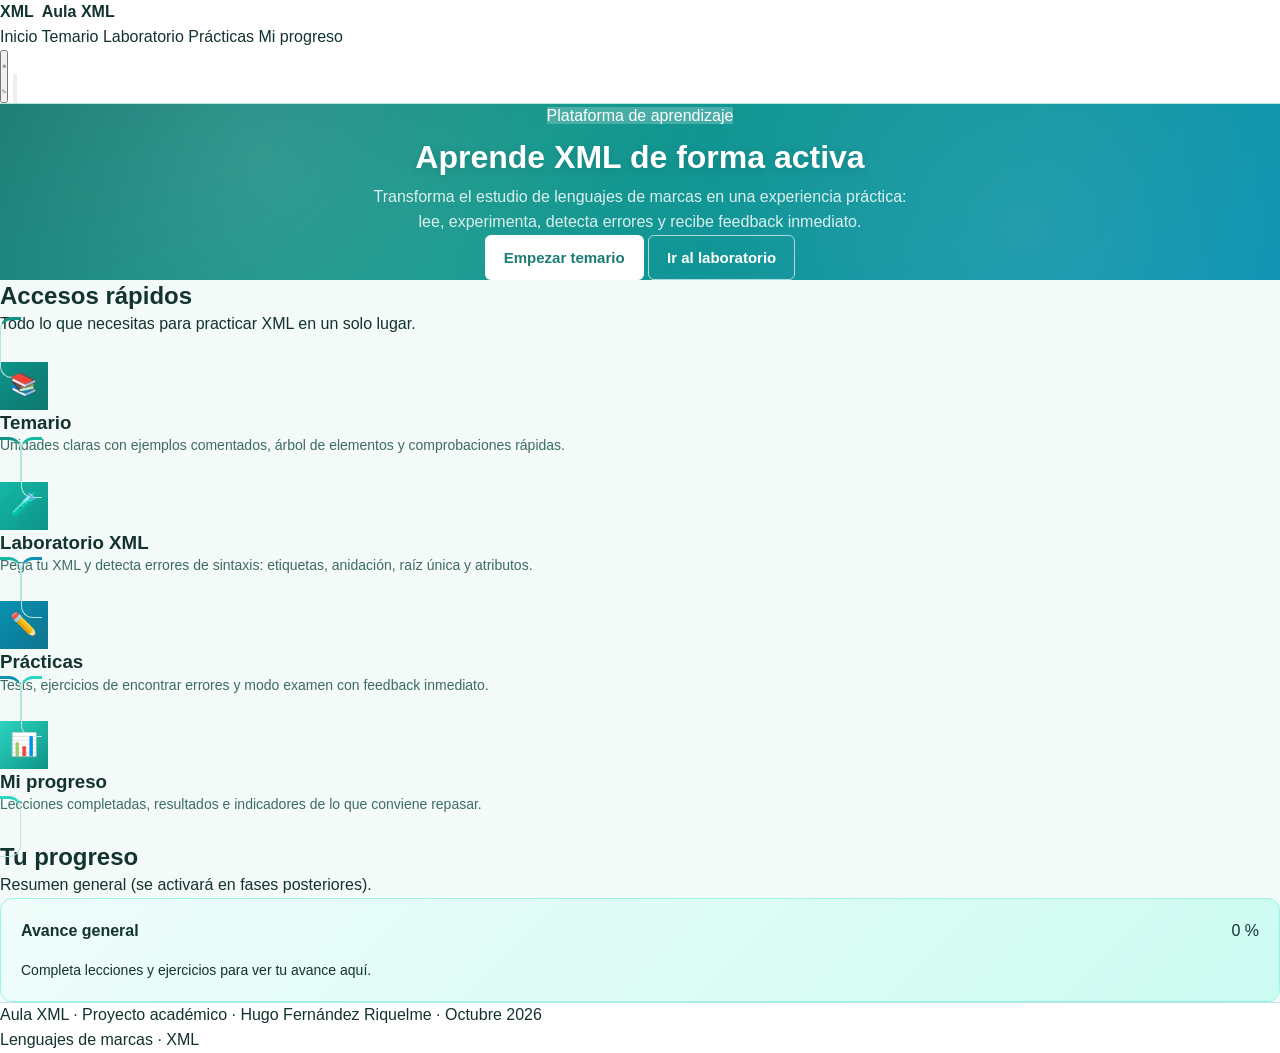
<file: index.html>
<!DOCTYPE html>
<html lang="es">
<head>
  <meta charset="UTF-8">
  <meta name="viewport" content="width=device-width, initial-scale=1.0">
  <meta name="description" content="Aula XML - Plataforma web interactiva de aprendizaje de lenguajes de marcas y XML">
  <title>Aula XML · Inicio</title>
  <link rel="stylesheet" href="css/styles.css">
  <style>
    /* ===== Estilos del inicio - todo en azul verdecito ===== */
    .hero-colored {
      position: relative;
      background: linear-gradient(135deg, #0f766e 0%, #0d9488 40%, #0891b2 100%);
      color: white;
      border-radius: var(--radius-xl);
      padding: var(--space-12) var(--space-6);
      margin-bottom: var(--space-10);
      overflow: hidden;
    }

    .hero-colored::before {
      content: "";
      position: absolute;
      inset: 0;
      background:
        radial-gradient(circle at 20% 30%, rgba(255,255,255,0.15) 0%, transparent 45%),
        radial-gradient(circle at 80% 70%, rgba(255,255,255,0.1) 0%, transparent 40%);
      pointer-events: none;
    }

    .hero-colored .badge {
      background: rgba(255,255,255,0.22);
      color: white;
      backdrop-filter: blur(4px);
    }

    .hero-colored .hero-title {
      color: white;
      text-shadow: 0 2px 8px rgba(0,0,0,0.15);
    }

    .hero-colored .hero-subtitle {
      color: rgba(255,255,255,0.92);
    }

    .hero-colored .btn-primary {
      background: white;
      color: #0f766e;
    }

    .hero-colored .btn-primary:hover {
      background: #f0fdfa;
      color: #134e4a;
    }

    .hero-colored .btn-outline {
      border-color: rgba(255,255,255,0.65);
      color: white;
    }

    .hero-colored .btn-outline:hover {
      background: rgba(255,255,255,0.18);
      border-color: white;
    }

    /* Cards con tonos teal */
    .card-feature {
      position: relative;
      overflow: hidden;
      transition: transform 0.2s ease, box-shadow 0.2s ease;
      background: var(--color-surface);
    }

    .card-feature:hover {
      transform: translateY(-4px);
      box-shadow: var(--shadow-lg);
    }

    .card-feature .card-icon {
      width: 48px;
      height: 48px;
      border-radius: var(--radius-lg);
      display: grid;
      place-items: center;
      font-size: 1.4rem;
      margin-bottom: var(--space-4);
      color: white;
    }

    .card-feature.temario .card-icon { background: linear-gradient(135deg, #0d9488, #0f766e); }
    .card-feature.laboratorio .card-icon { background: linear-gradient(135deg, #14b8a6, #0d9488); }
    .card-feature.practicas .card-icon { background: linear-gradient(135deg, #0891b2, #0e7490); }
    .card-feature.progreso .card-icon { background: linear-gradient(135deg, #2dd4bf, #0d9488); }

    .card-feature.temario { border-top: 3px solid #0d9488; }
    .card-feature.laboratorio { border-top: 3px solid #14b8a6; }
    .card-feature.practicas { border-top: 3px solid #0891b2; }
    .card-feature.progreso { border-top: 3px solid #2dd4bf; }

    /* Progress card también teal */
    .progress-card {
      background: linear-gradient(135deg, #f0fdfa 0%, #ccfbf1 100%);
      border: 1px solid #99f6e4;
    }

    [data-theme="dark"] .progress-card {
      background: linear-gradient(135deg, #134e4a 0%, #115e59 100%);
      border-color: #0f766e;
    }
  </style>
</head>
<body>
  <!-- ========== HEADER ========== -->
  <header class="site-header">
    <div class="header-inner">
      <a href="index.html" class="logo">
        <span class="logo-icon">XML</span>
        <span>Aula XML</span>
      </a>

      <nav class="nav-main" id="nav-main" aria-label="Navegación principal">
        <a href="index.html" class="nav-link">Inicio</a>
        <a href="temario.html" class="nav-link">Temario</a>
        <a href="laboratorio.html" class="nav-link">Laboratorio</a>
        <a href="practicas.html" class="nav-link">Prácticas</a>
        <a href="progreso.html" class="nav-link">Mi progreso</a>
      </nav>

      <div class="header-actions">
        <button type="button" class="theme-toggle" id="theme-toggle" aria-label="Cambiar tema">
          <svg class="icon-sun hidden" xmlns="http://www.w3.org/2000/svg" fill="none" viewBox="0 0 24 24" stroke-width="1.5" stroke="currentColor">
            <path stroke-linecap="round" stroke-linejoin="round" d="M12 3v2.25m6.364.386-1.591 1.591M21 12h-2.25m-.386 6.364-1.591-1.591M12 18.75V21m-4.773-4.227-1.591 1.591M5.25 12H3m4.227-4.773L5.636 5.636M15.75 12a3.75 3.75 0 1 1-7.5 0 3.75 3.75 0 0 1 7.5 0Z" />
          </svg>
          <svg class="icon-moon" xmlns="http://www.w3.org/2000/svg" fill="none" viewBox="0 0 24 24" stroke-width="1.5" stroke="currentColor">
            <path stroke-linecap="round" stroke-linejoin="round" d="M21.752 15.002A9.72 9.72 0 0 1 18 15.75c-5.385 0-9.75-4.365-9.75-9.75 0-1.33.266-2.597.748-3.752A9.753 9.753 0 0 0 3 11.25C3 16.635 7.365 21 12.75 21a9.753 9.753 0 0 0 9.002-5.998Z" />
          </svg>
        </button>

        <button type="button" class="menu-toggle" id="menu-toggle" aria-label="Abrir menú" aria-expanded="false">
          <svg xmlns="http://www.w3.org/2000/svg" fill="none" viewBox="0 0 24 24" stroke-width="1.5" stroke="currentColor">
            <path stroke-linecap="round" stroke-linejoin="round" d="M3.75 6.75h16.5M3.75 12h16.5m-16.5 5.25h16.5" />
          </svg>
        </button>
      </div>
    </div>
  </header>

  <!-- ========== MAIN ========== -->
  <main class="main-content">
    <div class="container">

      <!-- Hero -->
      <section class="hero hero-colored">
        <span class="badge" style="margin-bottom: 1rem;">Plataforma de aprendizaje</span>
        <h1 class="hero-title">Aprende XML de forma activa</h1>
        <p class="hero-subtitle">
          Transforma el estudio de lenguajes de marcas en una experiencia práctica:
          lee, experimenta, detecta errores y recibe feedback inmediato.
        </p>
        <div class="hero-actions">
          <a href="temario.html" class="btn btn-primary btn-lg">Empezar temario</a>
          <a href="laboratorio.html" class="btn btn-outline btn-lg">Ir al laboratorio</a>
        </div>
      </section>

      <!-- Accesos rápidos -->
      <section class="section">
        <div class="section-header">
          <h2 class="section-title">Accesos rápidos</h2>
          <p class="section-desc">Todo lo que necesitas para practicar XML en un solo lugar.</p>
        </div>

        <div class="cards-grid">
          <a href="temario.html" class="card card-feature temario" style="text-decoration: none; color: inherit;">
            <div class="card-icon">📚</div>
            <h3 class="card-title">Temario</h3>
            <p class="card-text">Unidades claras con ejemplos comentados, árbol de elementos y comprobaciones rápidas.</p>
          </a>

          <a href="laboratorio.html" class="card card-feature laboratorio" style="text-decoration: none; color: inherit;">
            <div class="card-icon">🧪</div>
            <h3 class="card-title">Laboratorio XML</h3>
            <p class="card-text">Pega tu XML y detecta errores de sintaxis: etiquetas, anidación, raíz única y atributos.</p>
          </a>

          <a href="practicas.html" class="card card-feature practicas" style="text-decoration: none; color: inherit;">
            <div class="card-icon">✏️</div>
            <h3 class="card-title">Prácticas</h3>
            <p class="card-text">Tests, ejercicios de encontrar errores y modo examen con feedback inmediato.</p>
          </a>

          <a href="progreso.html" class="card card-feature progreso" style="text-decoration: none; color: inherit;">
            <div class="card-icon">📊</div>
            <h3 class="card-title">Mi progreso</h3>
            <p class="card-text">Lecciones completadas, resultados e indicadores de lo que conviene repasar.</p>
          </a>
        </div>
      </section>

      <!-- Progreso -->
      <section class="section">
        <div class="section-header">
          <h2 class="section-title">Tu progreso</h2>
          <p class="section-desc">Resumen general (se activará en fases posteriores).</p>
        </div>

        <div class="card progress-card">
          <div style="display: flex; justify-content: space-between; align-items: center; margin-bottom: 0.75rem;">
            <span style="font-weight: 600;">Avance general</span>
            <span class="badge badge-primary">0 %</span>
          </div>
          <div class="progress-bar">
            <div class="progress-bar-fill" style="width: 0%;"></div>
          </div>
          <p style="margin-top: 1rem; font-size: 0.875rem; color: var(--color-text-muted);">
            Completa lecciones y ejercicios para ver tu avance aquí.
          </p>
        </div>
      </section>

    </div>
  </main>

  <!-- ========== FOOTER ========== -->
  <footer class="site-footer">
    <div class="footer-inner">
      <p>Aula XML · Proyecto académico · Hugo Fernández Riquelme · Octubre 2026</p>
      <p>Lenguajes de marcas · XML</p>
    </div>
  </footer>

  <script src="js/main.js"></script>
</body>
</html>
</file>
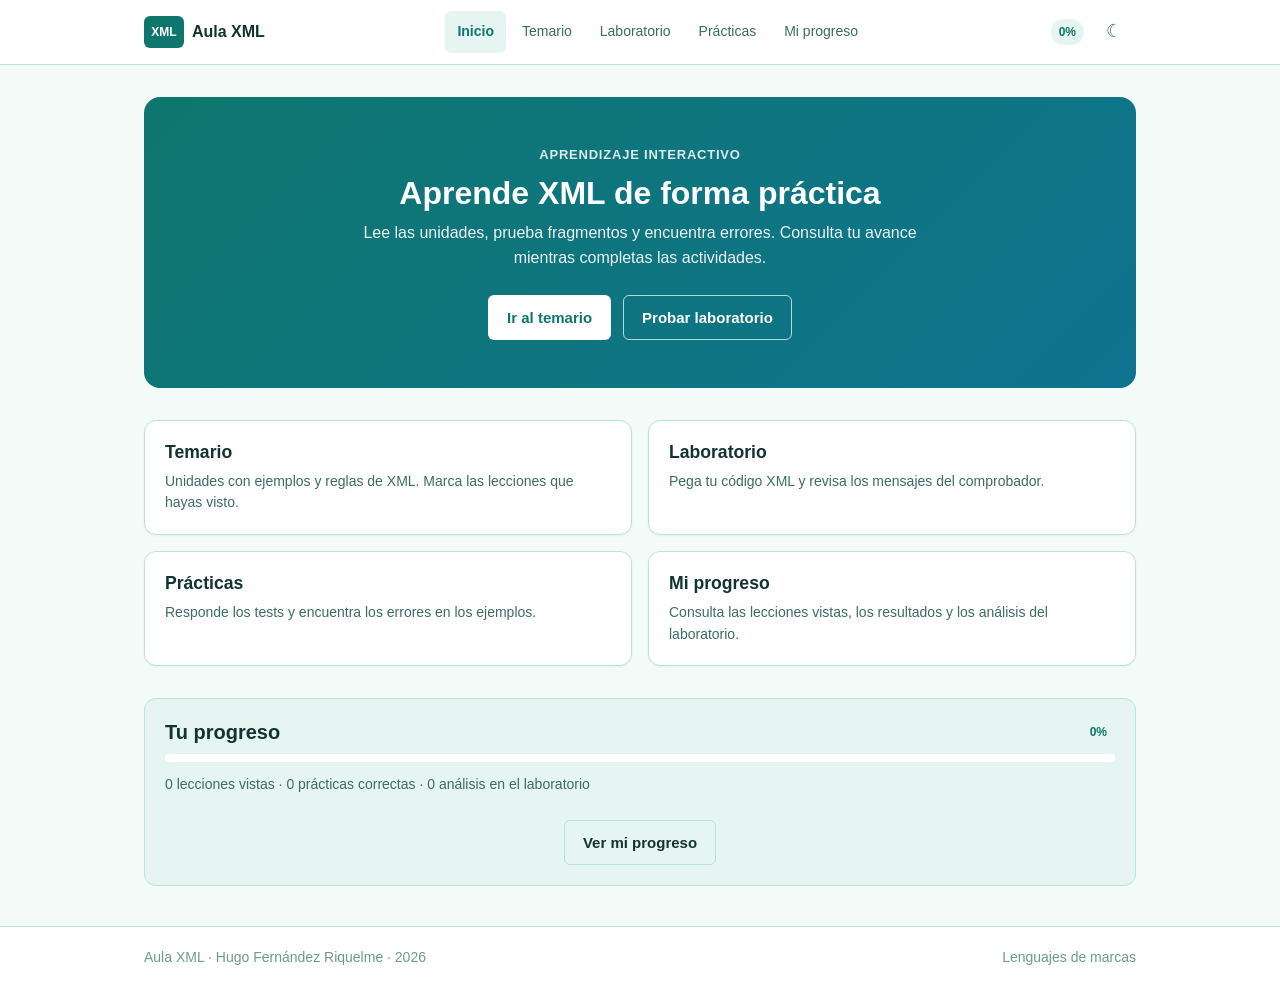
<file: aula-xml/index.html>
<!DOCTYPE html>
<html lang="es">
<head>
  <meta charset="UTF-8">
  <meta name="viewport" content="width=device-width, initial-scale=1.0">

  <title>Aula XML - Inicio</title>

  <link rel="stylesheet" href="../css/styles.css">
</head>

<body>

  <header>
    <div class="barra">

      <a href="index.html" class="logo">
        <b>XML</b>
        <span>Aula XML</span>
      </a>

      <nav class="menu" id="menu" aria-label="Navegación principal">
        <a
          href="index.html"
          class="activo"
          aria-current="page"
        >
          Inicio
        </a>

        <a href="temario.html">Temario</a>
        <a href="laboratorio.html">Laboratorio</a>
        <a href="practicas.html">Prácticas</a>
        <a href="progreso.html">Mi progreso</a>
      </nav>

      <div class="acciones-h">
        <span class="pct" id="pct">0%</span>

        <button
          type="button"
          class="icono"
          id="cambiarTema"
          aria-label="Cambiar tema claro u oscuro"
          title="Cambiar tema"
        >
          ☾
        </button>
      </div>

    </div>
  </header>

  <main class="contenido">

    <!-- Presentación -->
    <section class="hero" aria-labelledby="titulo-inicio">
      <p class="mini">Aprendizaje interactivo</p>

      <h1 id="titulo-inicio">
        Aprende XML de forma práctica
      </h1>

      <p>
        Lee las unidades, prueba fragmentos y encuentra errores.
        Consulta tu avance mientras completas las actividades.
      </p>

      <div class="botones">
        <a href="temario.html" class="btn btn-blanco">
          Ir al temario
        </a>

        <a href="laboratorio.html" class="btn btn-borde-b">
          Probar laboratorio
        </a>
      </div>
    </section>

    <!-- Accesos a las secciones -->
    <section
      class="grid inicio-secciones"
      aria-label="Secciones del aula"
    >

      <a href="temario.html" class="card">
        <h2>Temario</h2>

        <p>
          Unidades con ejemplos y reglas de XML.
          Marca las lecciones que hayas visto.
        </p>
      </a>

      <a href="laboratorio.html" class="card">
        <h2>Laboratorio</h2>

        <p>
          Pega tu código XML y revisa los mensajes
          del comprobador.
        </p>
      </a>

      <a href="practicas.html" class="card">
        <h2>Prácticas</h2>

        <p>
          Responde los tests y encuentra los errores
          en los ejemplos.
        </p>
      </a>

      <a href="progreso.html" class="card">
        <h2>Mi progreso</h2>

        <p>
          Consulta las lecciones vistas, los resultados
          y los análisis del laboratorio.
        </p>
      </a>

    </section>

    <!-- Resumen del progreso -->
    <section
      class="caja-suave"
      aria-labelledby="titulo-avance-inicio"
    >

      <div class="fila">
        <h2 id="titulo-avance-inicio">Tu progreso</h2>

        <span class="pill" id="pill">0%</span>
      </div>

      <div class="track">
        <div class="fill" id="barraFill"></div>
      </div>

      <p class="nota" id="notaHome">
        0 lecciones vistas · 0 prácticas correctas ·
        0 análisis en el laboratorio
      </p>

      <div class="botones">
        <a href="progreso.html" class="btn btn-linea">
          Ver mi progreso
        </a>
      </div>

    </section>

  </main>

  <footer>
    <div class="pie">
      <p>Aula XML · Hugo Fernández Riquelme · 2026</p>
      <p>Lenguajes de marcas</p>
    </div>
  </footer>

  <script src="../js/main.js"></script>

</body>
</html>
</file>
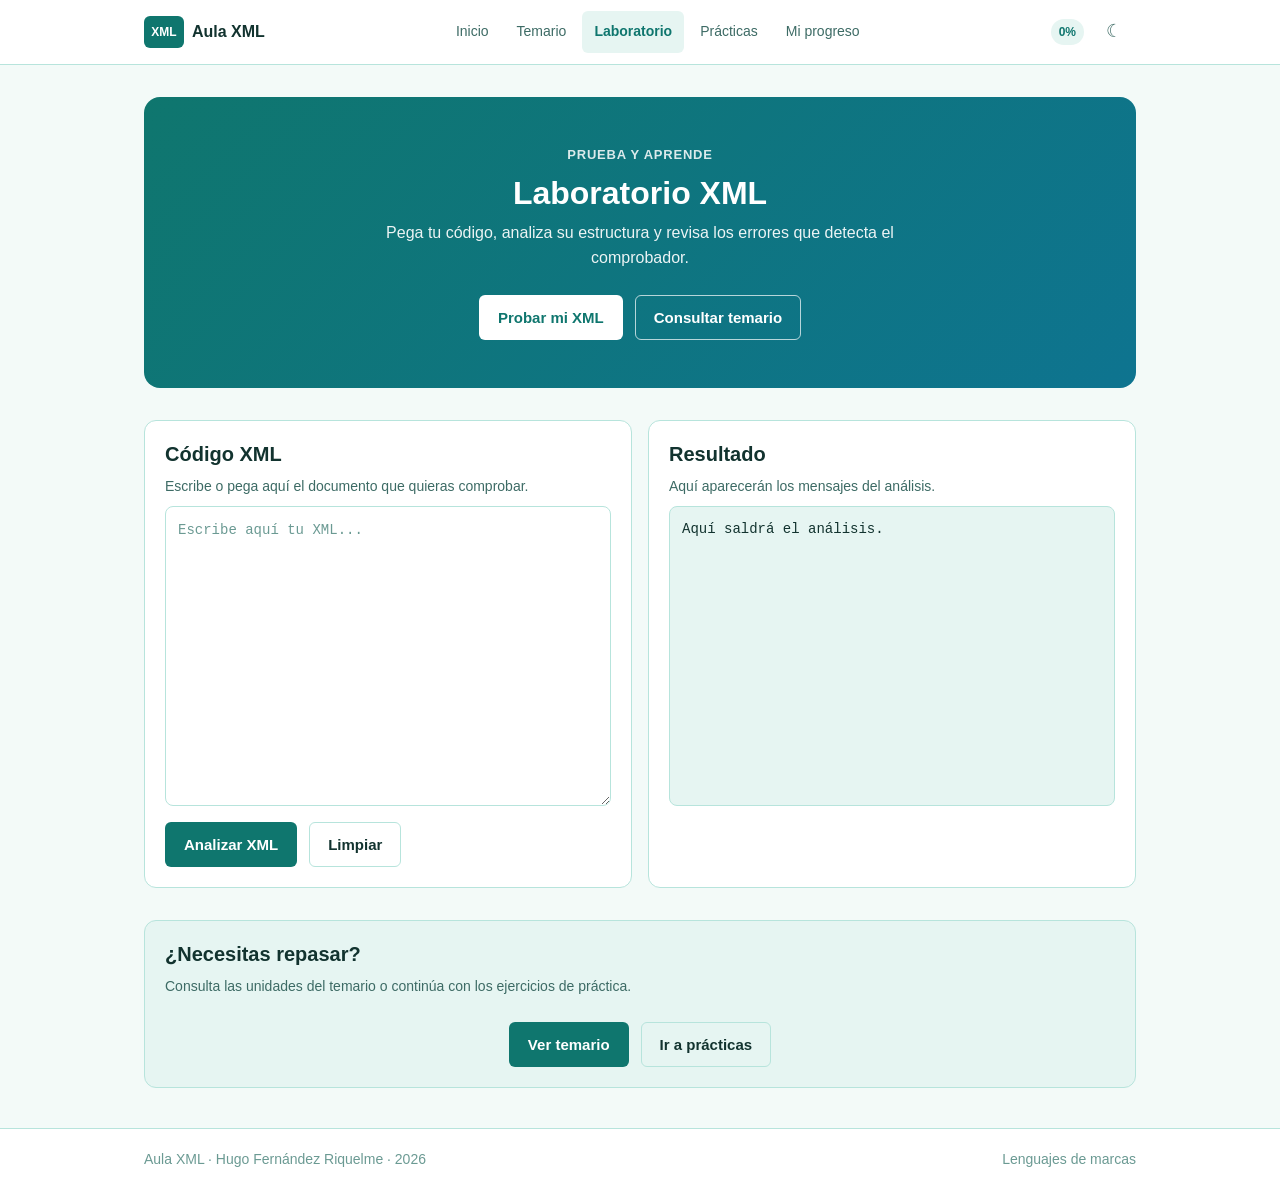
<file: aula-xml/laboratorio.html>
<!DOCTYPE html>
<html lang="es">
<head>
  <meta charset="UTF-8">
  <meta name="viewport" content="width=device-width, initial-scale=1.0">

  <title>Aula XML - Laboratorio</title>

  <link rel="stylesheet" href="../css/styles.css">
</head>

<body>

  <header>
    <div class="barra">

      <a href="index.html" class="logo">
        <b>XML</b>
        <span>Aula XML</span>
      </a>

      <nav class="menu" id="menu" aria-label="Navegación principal">
        <a href="index.html">Inicio</a>
        <a href="temario.html">Temario</a>

        <a
          href="laboratorio.html"
          class="activo"
          aria-current="page"
        >
          Laboratorio
        </a>

        <a href="practicas.html">Prácticas</a>
        <a href="progreso.html">Mi progreso</a>
      </nav>

<div class="acciones-h">
  <span class="pct" id="pct">0%</span>

  <button
    type="button"
    class="icono"
    id="cambiarTema"
    aria-label="Cambiar tema claro u oscuro"
    title="Cambiar tema"
  >
    ☾
  </button>
</div>

    </div>
  </header>

  <main class="contenido">

    <!-- Presentación -->
    <section class="hero" aria-labelledby="titulo-laboratorio">
      <p class="mini">Prueba y aprende</p>

      <h1 id="titulo-laboratorio">Laboratorio XML</h1>

      <p>
        Pega tu código, analiza su estructura y revisa
        los errores que detecta el comprobador.
      </p>

      <div class="botones">
        <a href="#editor" class="btn btn-blanco">
          Probar mi XML
        </a>

        <a href="temario.html" class="btn btn-borde-b">
          Consultar temario
        </a>
      </div>
    </section>

    <!-- Editor y resultado -->
    <section
      class="lab laboratorio-panel"
      id="editor"
      aria-label="Editor y análisis de XML"
    >

      <div class="bloque">
        <h2>
          <label for="xmlInput">Código XML</label>
        </h2>

        <p class="muted" id="ayuda-xml">
          Escribe o pega aquí el documento que quieras comprobar.
        </p>

        <textarea
          id="xmlInput"
          aria-describedby="ayuda-xml"
          spellcheck="false"
          placeholder="Escribe aquí tu XML..."
        ></textarea>

        <div class="botones laboratorio-botones">
          <button
            type="button"
            class="btn btn-verde"
            id="btnAnalizar"
          >
            Analizar XML
          </button>

          <button
            type="button"
            class="btn btn-linea"
            id="btnLimpiar"
          >
            Limpiar
          </button>
        </div>
      </div>

      <div class="bloque">
        <h2 id="titulo-resultado">Resultado</h2>

        <p class="muted">
          Aquí aparecerán los mensajes del análisis.
        </p>

        <div
          class="resultado"
          id="resultado"
          role="status"
          aria-live="polite"
          aria-atomic="true"
          aria-labelledby="titulo-resultado"
        >
          Aquí saldrá el análisis.
        </div>
      </div>

    </section>

    <!-- Ayuda -->
    <section class="caja-suave" aria-labelledby="titulo-ayuda">
      <h2 id="titulo-ayuda">¿Necesitas repasar?</h2>

      <p class="muted">
        Consulta las unidades del temario o continúa
        con los ejercicios de práctica.
      </p>

      <div class="botones">
        <a href="temario.html" class="btn btn-verde">
          Ver temario
        </a>

        <a href="practicas.html" class="btn btn-linea">
          Ir a prácticas
        </a>
      </div>
    </section>

  </main>

  <footer>
    <div class="pie">
      <p>Aula XML · Hugo Fernández Riquelme · 2026</p>
      <p>Lenguajes de marcas</p>
    </div>
  </footer>

  <script src="../js/main.js"></script>

</body>
</html>
</file>
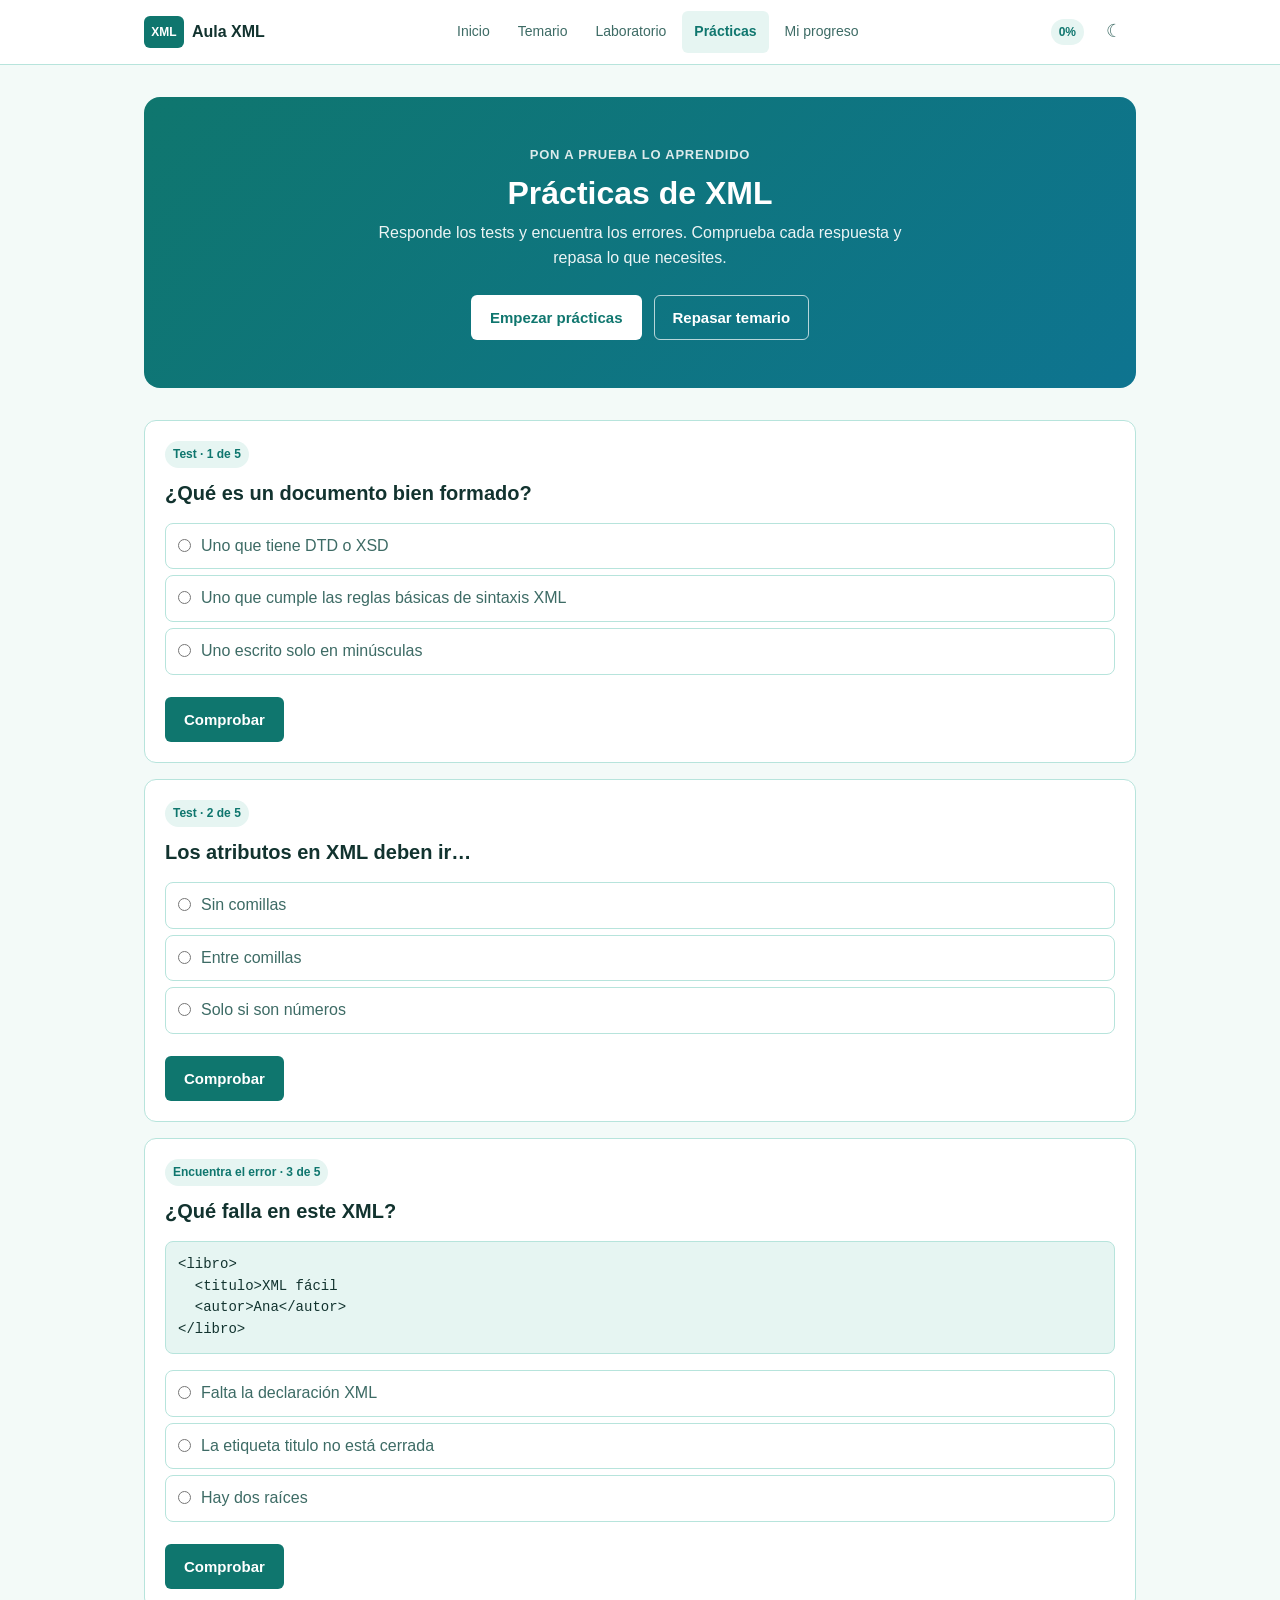
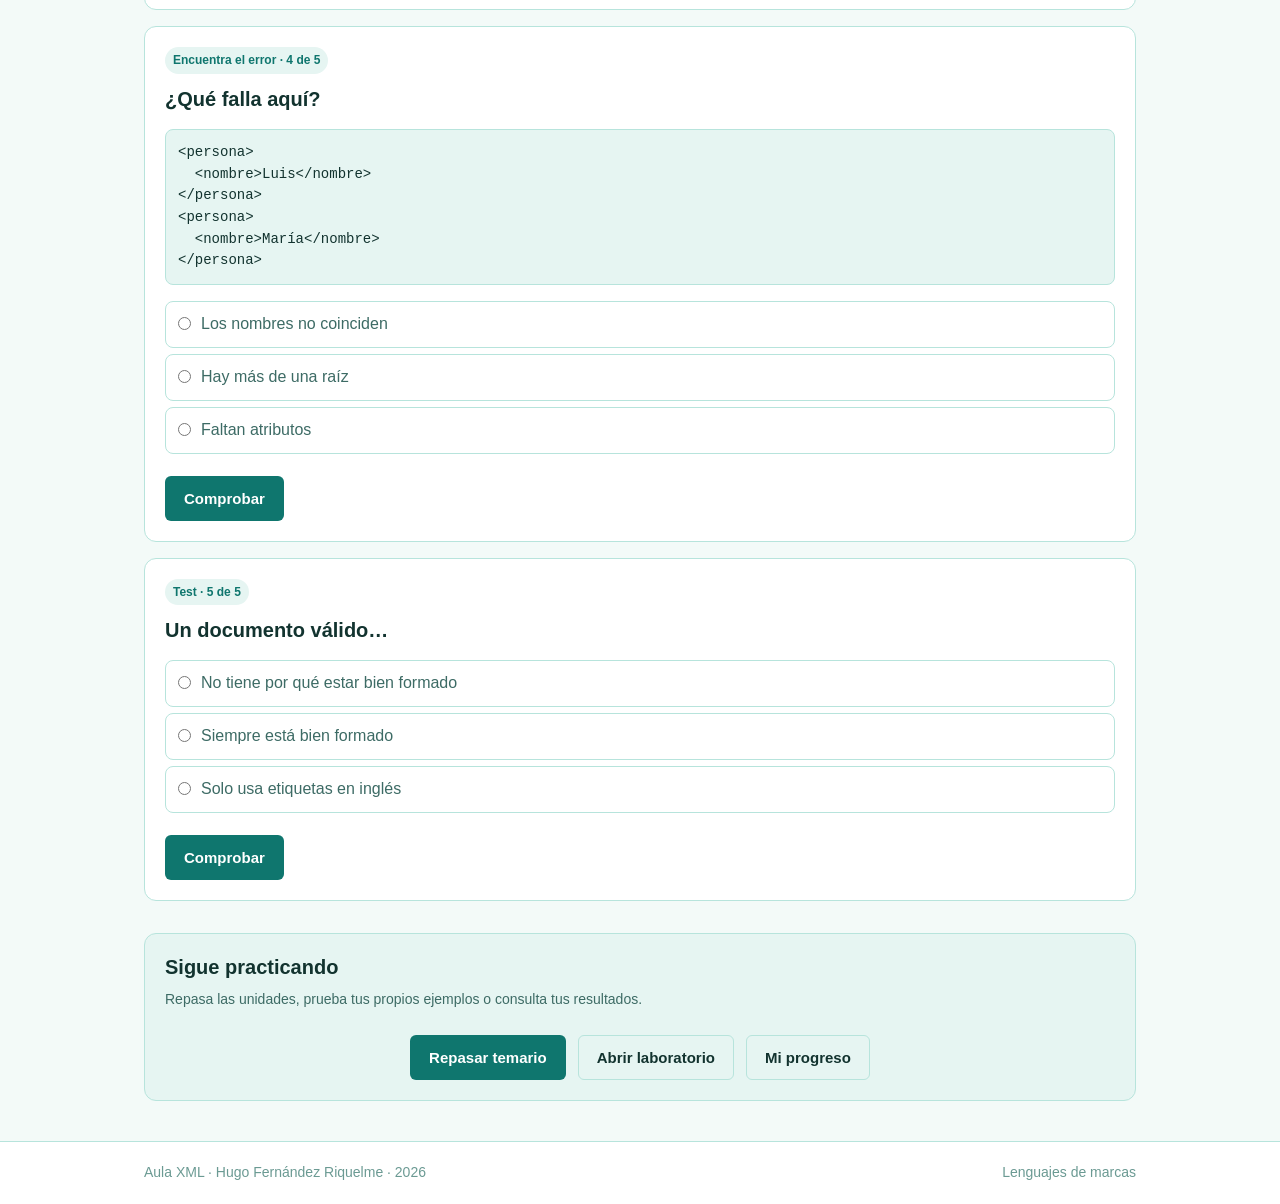
<file: aula-xml/practicas.html>
<!DOCTYPE html>
<html lang="es">
<head>
  <meta charset="UTF-8">
  <meta name="viewport" content="width=device-width, initial-scale=1.0">

  <title>Aula XML - Prácticas</title>

  <link rel="stylesheet" href="../css/styles.css">
</head>

<body>

  <header>
    <div class="barra">

      <a href="index.html" class="logo">
        <b>XML</b>
        <span>Aula XML</span>
      </a>

      <nav class="menu" id="menu" aria-label="Navegación principal">
        <a href="index.html">Inicio</a>
        <a href="temario.html">Temario</a>
        <a href="laboratorio.html">Laboratorio</a>

        <a
          href="practicas.html"
          class="activo"
          aria-current="page"
        >
          Prácticas
        </a>

        <a href="progreso.html">Mi progreso</a>
      </nav>

      <div class="acciones-h">
        <span class="pct" id="pct">0%</span>

        <button
          type="button"
          class="icono"
          id="cambiarTema"
          aria-label="Cambiar tema claro u oscuro"
          title="Cambiar tema"
        >
          ☾
        </button>
      </div>

    </div>
  </header>

  <main class="contenido">

    <!-- Presentación -->
    <section class="hero" aria-labelledby="titulo-practicas">
      <p class="mini">Pon a prueba lo aprendido</p>

      <h1 id="titulo-practicas">Prácticas de XML</h1>

      <p>
        Responde los tests y encuentra los errores.
        Comprueba cada respuesta y repasa lo que necesites.
      </p>

      <div class="botones">
        <a href="#ejercicios" class="btn btn-blanco">
          Empezar prácticas
        </a>

        <a href="temario.html" class="btn btn-borde-b">
          Repasar temario
        </a>
      </div>
    </section>

    <!-- Ejercicios -->
    <div class="lista practicas-lista" id="ejercicios">

      <!-- Ejercicio 1 -->
      <section class="bloque ejercicio" aria-labelledby="pregunta-1">
        <span class="pill">Test · 1 de 5</span>

        <h2 id="pregunta-1">
          ¿Qué es un documento bien formado?
        </h2>

        <div role="group" aria-labelledby="pregunta-1">
          <label class="op">
            <input type="radio" name="t1" value="a">
            <span>Uno que tiene DTD o XSD</span>
          </label>

          <label class="op">
            <input type="radio" name="t1" value="b">
            <span>
              Uno que cumple las reglas básicas de sintaxis XML
            </span>
          </label>

          <label class="op">
            <input type="radio" name="t1" value="c">
            <span>Uno escrito solo en minúsculas</span>
          </label>
        </div>

        <button
          type="button"
          class="btn btn-verde"
          data-practica="t1"
          data-ok="b"
        >
          Comprobar
        </button>

        <p class="msg" role="status" aria-live="polite"></p>
      </section>

      <!-- Ejercicio 2 -->
      <section class="bloque ejercicio" aria-labelledby="pregunta-2">
        <span class="pill">Test · 2 de 5</span>

        <h2 id="pregunta-2">
          Los atributos en XML deben ir…
        </h2>

        <div role="group" aria-labelledby="pregunta-2">
          <label class="op">
            <input type="radio" name="t2" value="a">
            <span>Sin comillas</span>
          </label>

          <label class="op">
            <input type="radio" name="t2" value="b">
            <span>Entre comillas</span>
          </label>

          <label class="op">
            <input type="radio" name="t2" value="c">
            <span>Solo si son números</span>
          </label>
        </div>

        <button
          type="button"
          class="btn btn-verde"
          data-practica="t2"
          data-ok="b"
        >
          Comprobar
        </button>

        <p class="msg" role="status" aria-live="polite"></p>
      </section>

      <!-- Ejercicio 3 -->
      <section class="bloque ejercicio" aria-labelledby="pregunta-3">
        <span class="pill">Encuentra el error · 3 de 5</span>

        <h2 id="pregunta-3">
          ¿Qué falla en este XML?
        </h2>

        <pre class="codigo"><code>&lt;libro&gt;
  &lt;titulo&gt;XML fácil
  &lt;autor&gt;Ana&lt;/autor&gt;
&lt;/libro&gt;</code></pre>

        <div role="group" aria-labelledby="pregunta-3">
          <label class="op">
            <input type="radio" name="e1" value="a">
            <span>Falta la declaración XML</span>
          </label>

          <label class="op">
            <input type="radio" name="e1" value="b">
            <span>La etiqueta titulo no está cerrada</span>
          </label>

          <label class="op">
            <input type="radio" name="e1" value="c">
            <span>Hay dos raíces</span>
          </label>
        </div>

        <button
          type="button"
          class="btn btn-verde"
          data-practica="e1"
          data-ok="b"
        >
          Comprobar
        </button>

        <p class="msg" role="status" aria-live="polite"></p>
      </section>

      <!-- Ejercicio 4 -->
      <section class="bloque ejercicio" aria-labelledby="pregunta-4">
        <span class="pill">Encuentra el error · 4 de 5</span>

        <h2 id="pregunta-4">
          ¿Qué falla aquí?
        </h2>

        <pre class="codigo"><code>&lt;persona&gt;
  &lt;nombre&gt;Luis&lt;/nombre&gt;
&lt;/persona&gt;
&lt;persona&gt;
  &lt;nombre&gt;María&lt;/nombre&gt;
&lt;/persona&gt;</code></pre>

        <div role="group" aria-labelledby="pregunta-4">
          <label class="op">
            <input type="radio" name="e2" value="a">
            <span>Los nombres no coinciden</span>
          </label>

          <label class="op">
            <input type="radio" name="e2" value="b">
            <span>Hay más de una raíz</span>
          </label>

          <label class="op">
            <input type="radio" name="e2" value="c">
            <span>Faltan atributos</span>
          </label>
        </div>

        <button
          type="button"
          class="btn btn-verde"
          data-practica="e2"
          data-ok="b"
        >
          Comprobar
        </button>

        <p class="msg" role="status" aria-live="polite"></p>
      </section>

      <!-- Ejercicio 5 -->
      <section class="bloque ejercicio" aria-labelledby="pregunta-5">
        <span class="pill">Test · 5 de 5</span>

        <h2 id="pregunta-5">
          Un documento válido…
        </h2>

        <div role="group" aria-labelledby="pregunta-5">
          <label class="op">
            <input type="radio" name="t3" value="a">
            <span>No tiene por qué estar bien formado</span>
          </label>

          <label class="op">
            <input type="radio" name="t3" value="b">
            <span>Siempre está bien formado</span>
          </label>

          <label class="op">
            <input type="radio" name="t3" value="c">
            <span>Solo usa etiquetas en inglés</span>
          </label>
        </div>

        <button
          type="button"
          class="btn btn-verde"
          data-practica="t3"
          data-ok="b"
        >
          Comprobar
        </button>

        <p class="msg" role="status" aria-live="polite"></p>
      </section>

    </div>

    <!-- Accesos a otras secciones -->
    <section class="caja-suave" aria-labelledby="titulo-seguir">
      <h2 id="titulo-seguir">Sigue practicando</h2>

      <p class="muted">
        Repasa las unidades, prueba tus propios ejemplos
        o consulta tus resultados.
      </p>

      <div class="botones">
        <a href="temario.html" class="btn btn-verde">
          Repasar temario
        </a>

        <a href="laboratorio.html" class="btn btn-linea">
          Abrir laboratorio
        </a>

        <a href="progreso.html" class="btn btn-linea">
          Mi progreso
        </a>
      </div>
    </section>

  </main>

  <footer>
    <div class="pie">
      <p>Aula XML · Hugo Fernández Riquelme · 2026</p>
      <p>Lenguajes de marcas</p>
    </div>
  </footer>

  <script src="../js/main.js"></script>

</body>
</html>
</file>
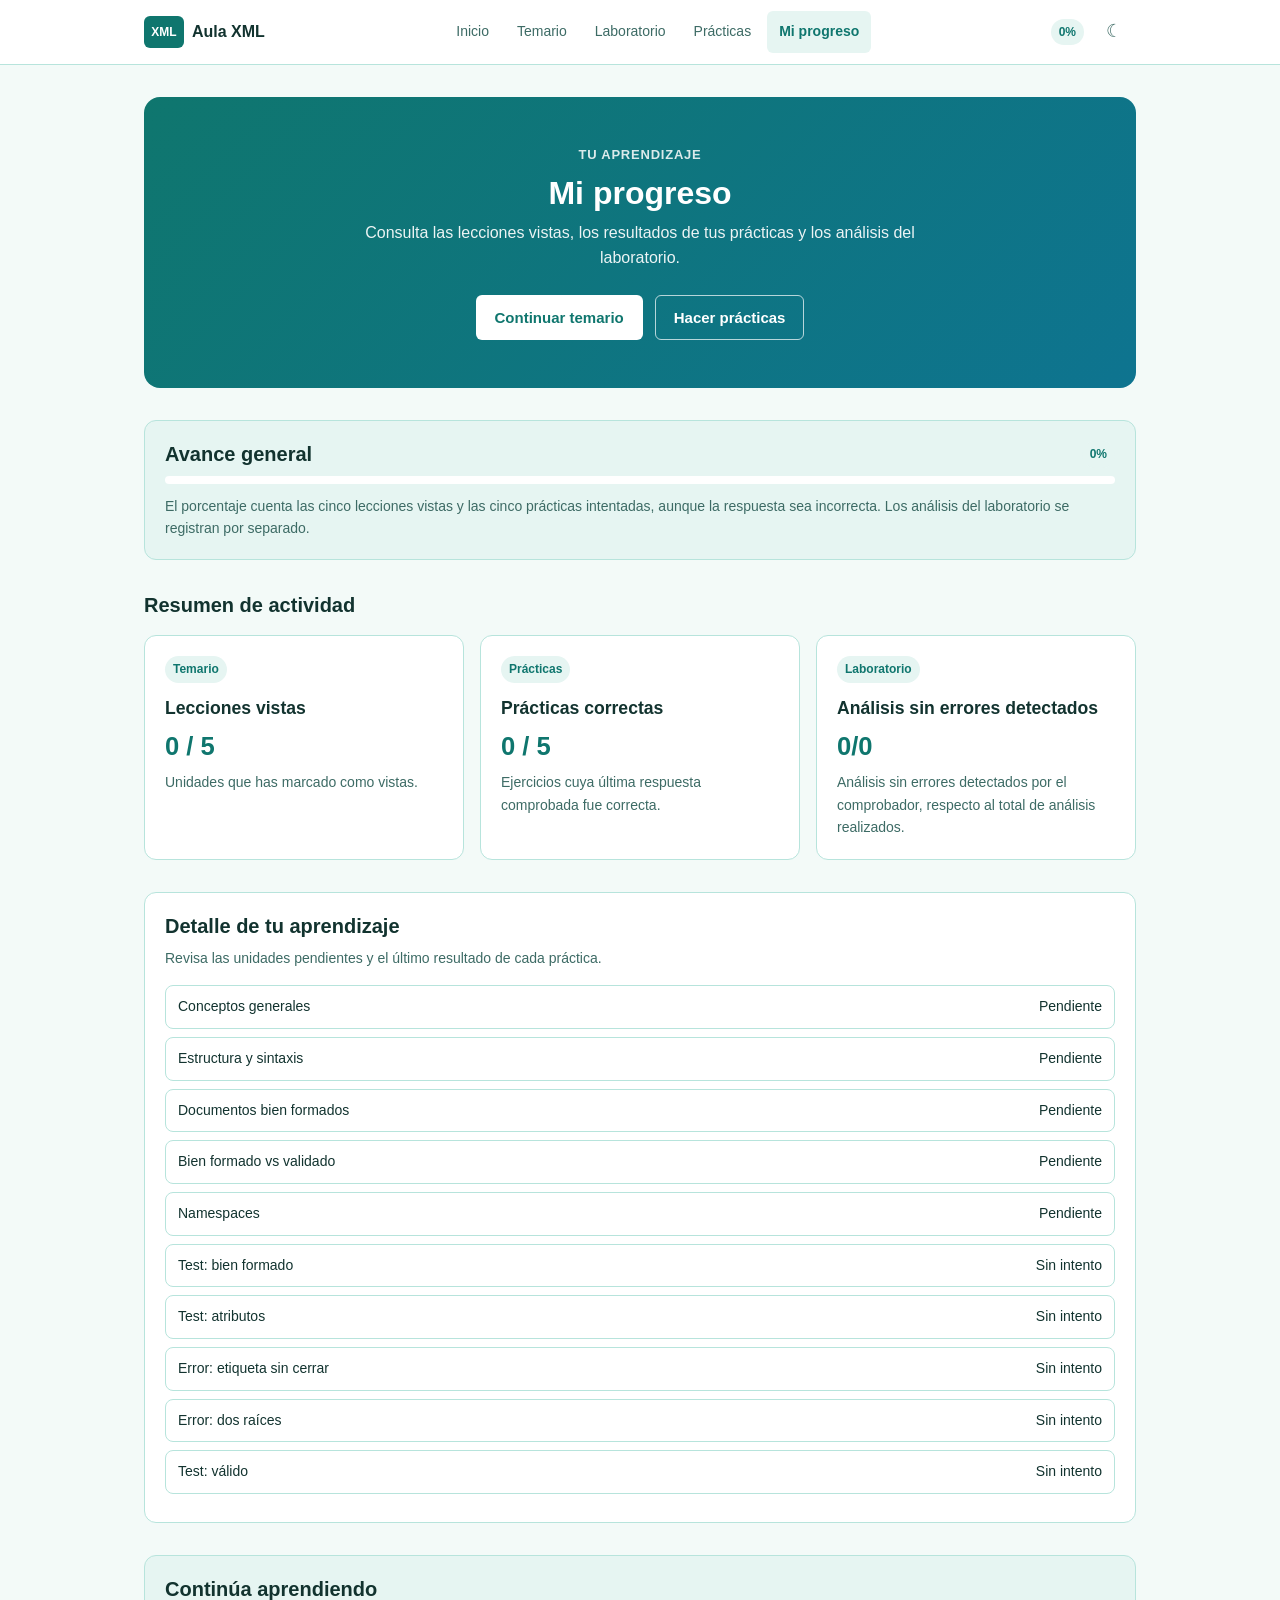
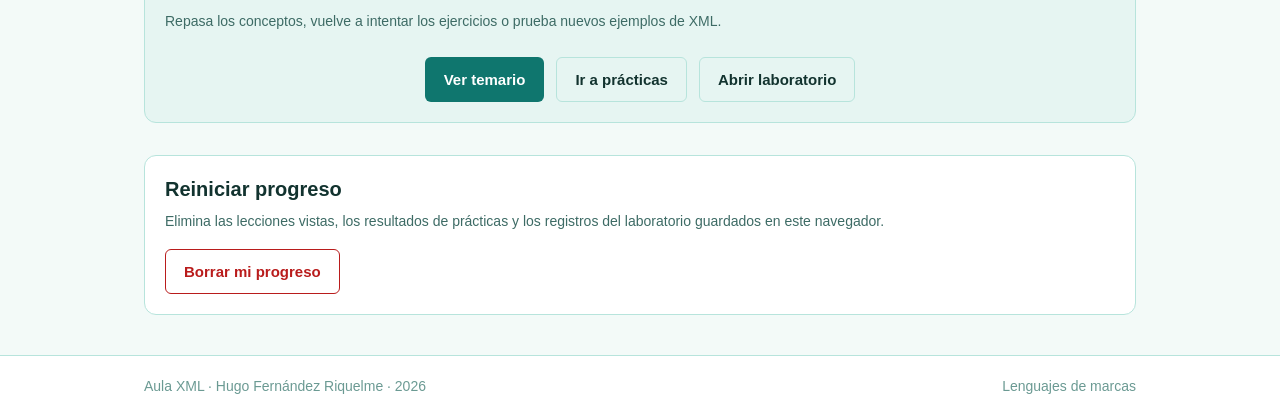
<file: aula-xml/progreso.html>
<!DOCTYPE html>
<html lang="es">
<head>
  <meta charset="UTF-8">
  <meta name="viewport" content="width=device-width, initial-scale=1.0">

  <title>Aula XML - Mi progreso</title>

  <link rel="stylesheet" href="../css/styles.css">
</head>

<body>

  <header>
    <div class="barra">

      <a href="index.html" class="logo">
        <b>XML</b>
        <span>Aula XML</span>
      </a>

      <nav class="menu" id="menu" aria-label="Navegación principal">
        <a href="index.html">Inicio</a>
        <a href="temario.html">Temario</a>
        <a href="laboratorio.html">Laboratorio</a>
        <a href="practicas.html">Prácticas</a>

        <a
          href="progreso.html"
          class="activo"
          aria-current="page"
        >
          Mi progreso
        </a>
      </nav>

      <div class="acciones-h">
        <span class="pct" id="pct">0%</span>

        <button
          type="button"
          class="icono"
          id="cambiarTema"
          aria-label="Cambiar tema claro u oscuro"
          title="Cambiar tema"
        >
          ☾
        </button>
      </div>

    </div>
  </header>

  <main class="contenido">

    <!-- Presentación -->
    <section class="hero" aria-labelledby="titulo-progreso">
      <p class="mini">Tu aprendizaje</p>

      <h1 id="titulo-progreso">Mi progreso</h1>

      <p>
        Consulta las lecciones vistas, los resultados
        de tus prácticas y los análisis del laboratorio.
      </p>

      <div class="botones">
        <a href="temario.html" class="btn btn-blanco">
          Continuar temario
        </a>

        <a href="practicas.html" class="btn btn-borde-b">
          Hacer prácticas
        </a>
      </div>
    </section>

    <!-- Avance general -->
    <section class="caja-suave" aria-labelledby="titulo-avance">

      <div class="fila">
        <h2 id="titulo-avance">Avance general</h2>
        <span class="pill" id="pill">0%</span>
      </div>

      <div class="track">
        <div class="fill" id="barraFill"></div>
      </div>

      <p class="nota">
        El porcentaje cuenta las cinco lecciones vistas y las
        cinco prácticas intentadas, aunque la respuesta sea incorrecta.
        Los análisis del laboratorio se registran por separado.
      </p>

    </section>

    <!-- Estadísticas -->
    <section class="progreso-resumen" aria-labelledby="titulo-resumen">
      <h2 id="titulo-resumen">Resumen de actividad</h2>

      <div class="stats">

        <div class="card">
          <span class="pill">Temario</span>

          <h3>Lecciones vistas</h3>

          <strong id="nLec">0 / 5</strong>

          <p>
            Unidades que has marcado como vistas.
          </p>
        </div>

        <div class="card">
          <span class="pill">Prácticas</span>

          <h3>Prácticas correctas</h3>

          <strong id="nPrac">0 / 5</strong>

          <p>
            Ejercicios cuya última respuesta comprobada
            fue correcta.
          </p>
        </div>

        <div class="card">
          <span class="pill">Laboratorio</span>

          <h3>Análisis sin errores detectados</h3>

          <strong id="nLab">0 / 0</strong>

          <p>
            Análisis sin errores detectados por el comprobador,
            respecto al total de análisis realizados.
          </p>
        </div>

      </div>
    </section>

    <!-- Detalle de lecciones y prácticas -->
    <section
      class="bloque progreso-detalle"
      aria-labelledby="titulo-detalle"
    >
      <h2 id="titulo-detalle">Detalle de tu aprendizaje</h2>

      <p class="muted">
        Revisa las unidades pendientes y el último
        resultado de cada práctica.
      </p>

      <ul class="detalle" id="detalle"></ul>
    </section>

    <!-- Accesos -->
    <section class="caja-suave" aria-labelledby="titulo-continuar">
      <h2 id="titulo-continuar">Continúa aprendiendo</h2>

      <p class="muted">
        Repasa los conceptos, vuelve a intentar los ejercicios
        o prueba nuevos ejemplos de XML.
      </p>

      <div class="botones">
        <a href="temario.html" class="btn btn-verde">
          Ver temario
        </a>

        <a href="practicas.html" class="btn btn-linea">
          Ir a prácticas
        </a>

        <a href="laboratorio.html" class="btn btn-linea">
          Abrir laboratorio
        </a>
      </div>
    </section>

    <!-- Borrado del progreso -->
    <section
      class="bloque progreso-reinicio"
      aria-labelledby="titulo-reinicio"
    >
      <h2 id="titulo-reinicio">Reiniciar progreso</h2>

      <p class="muted">
        Elimina las lecciones vistas, los resultados de prácticas
        y los registros del laboratorio guardados en este navegador.
      </p>

      <button
        type="button"
        class="btn btn-peligro"
        id="btnBorrar"
      >
        Borrar mi progreso
      </button>
    </section>

  </main>

  <footer>
    <div class="pie">
      <p>Aula XML · Hugo Fernández Riquelme · 2026</p>
      <p>Lenguajes de marcas</p>
    </div>
  </footer>

  <script src="../js/main.js"></script>

</body>
</html>
</file>
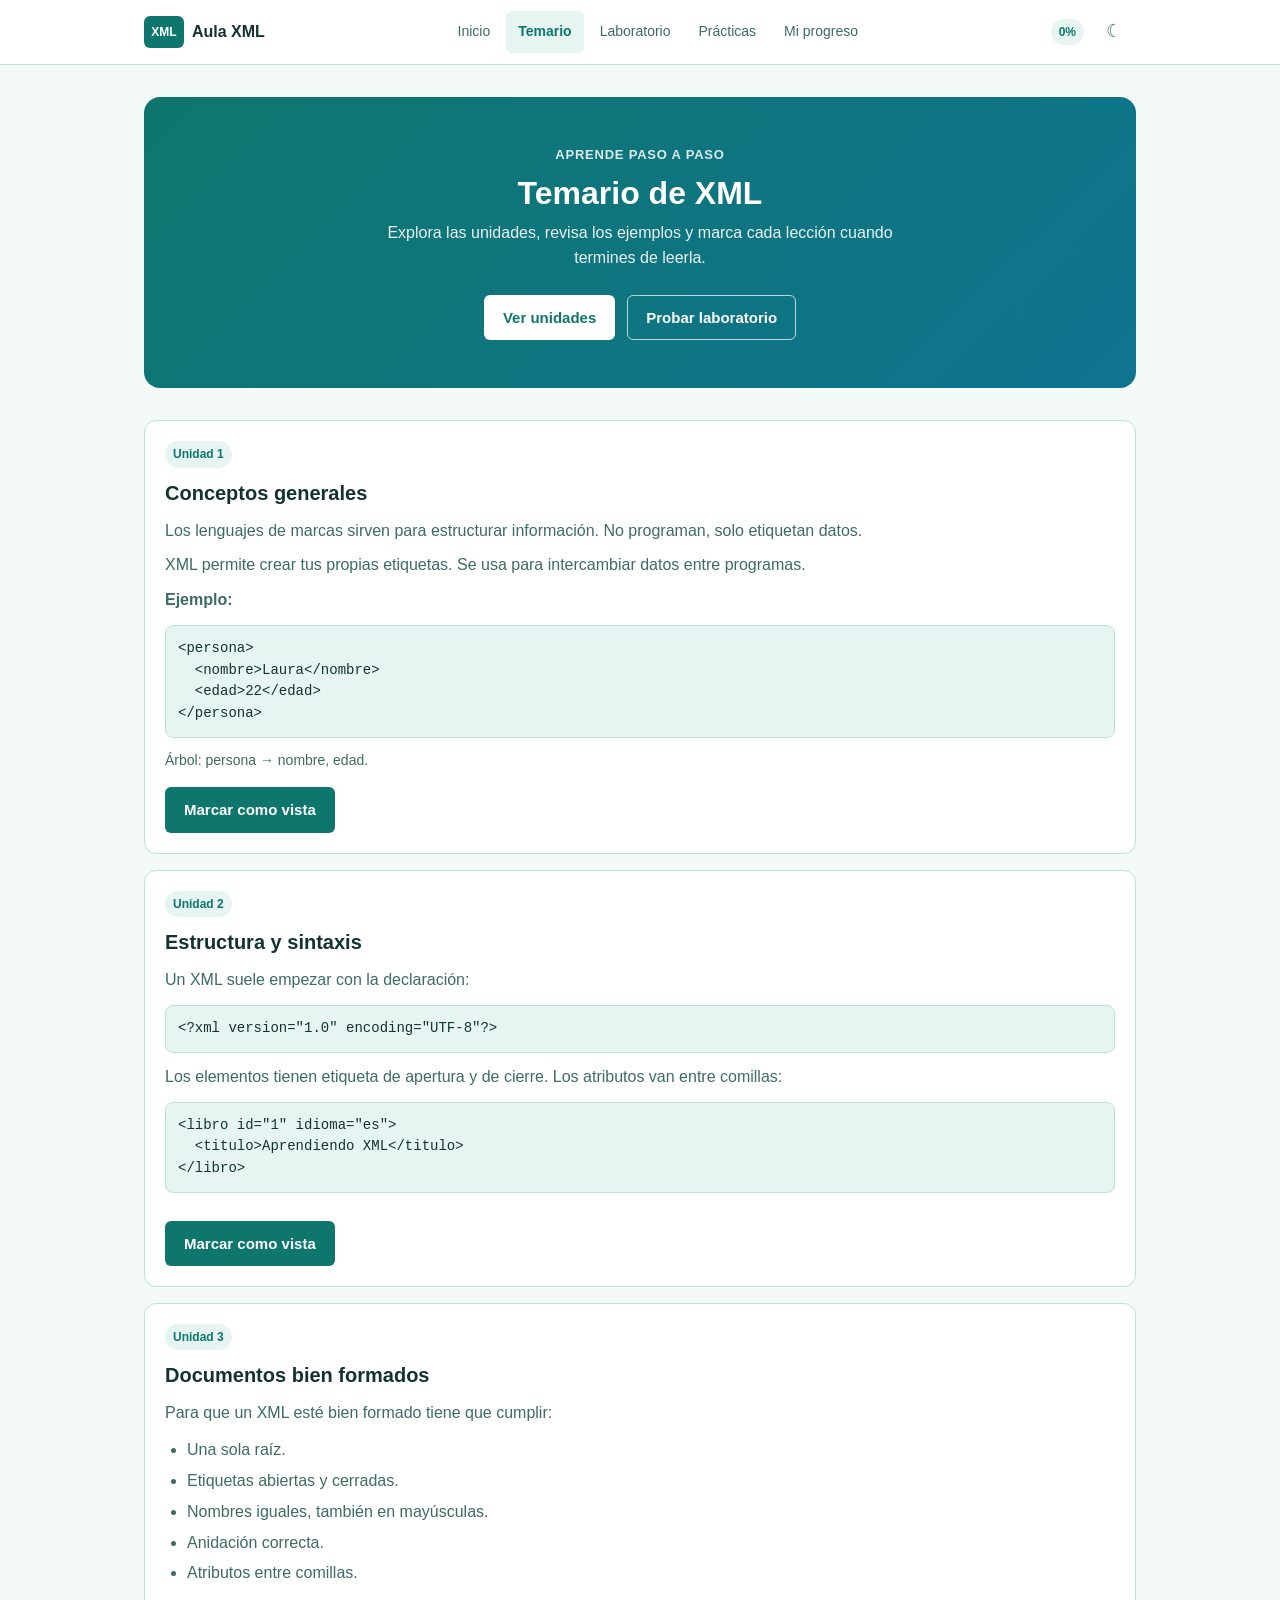
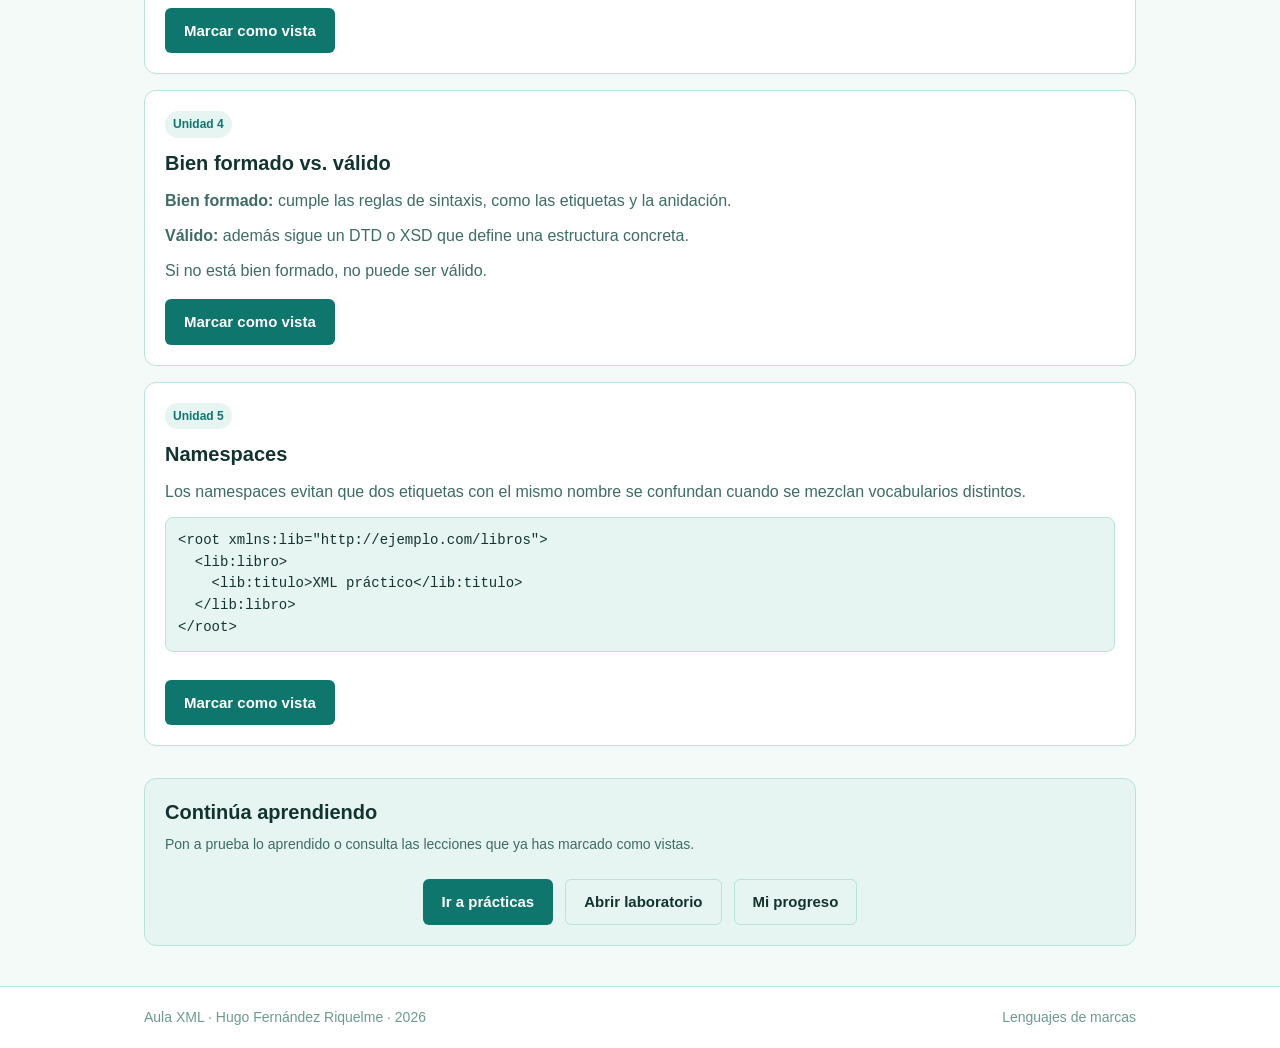
<file: aula-xml/temario.html>
<!DOCTYPE html>
<html lang="es">
<head>
  <meta charset="UTF-8">
  <meta name="viewport" content="width=device-width, initial-scale=1.0">

  <title>Aula XML - Temario</title>

  <link rel="stylesheet" href="../css/styles.css">
</head>

<body>

  <header>
    <div class="barra">

      <a href="index.html" class="logo">
        <b>XML</b>
        <span>Aula XML</span>
      </a>

      <nav class="menu" id="menu" aria-label="Navegación principal">
        <a href="index.html">Inicio</a>

        <a
          href="temario.html"
          class="activo"
          aria-current="page"
        >
          Temario
        </a>

        <a href="laboratorio.html">Laboratorio</a>
        <a href="practicas.html">Prácticas</a>
        <a href="progreso.html">Mi progreso</a>
      </nav>

      <div class="acciones-h">
        <span class="pct" id="pct">0%</span>

        <button
          type="button"
          class="icono"
          id="cambiarTema"
          aria-label="Cambiar tema claro u oscuro"
          title="Cambiar tema"
        >
          ☾
        </button>
      </div>

    </div>
  </header>

  <main class="contenido">

    <!-- Presentación -->
    <section class="hero" aria-labelledby="titulo-temario">
      <p class="mini">Aprende paso a paso</p>

      <h1 id="titulo-temario">Temario de XML</h1>

      <p>
        Explora las unidades, revisa los ejemplos y marca
        cada lección cuando termines de leerla.
      </p>

      <div class="botones">
        <a href="#unidades" class="btn btn-blanco">
          Ver unidades
        </a>

        <a href="laboratorio.html" class="btn btn-borde-b">
          Probar laboratorio
        </a>
      </div>
    </section>

    <!-- Unidades -->
    <div class="lista temario-unidades" id="unidades">

      <!-- Unidad 1 -->
      <section class="bloque" aria-labelledby="unidad-1">
        <span class="pill">Unidad 1</span>

        <h2 id="unidad-1">Conceptos generales</h2>

        <p>
          Los lenguajes de marcas sirven para estructurar información.
          No programan, solo etiquetan datos.
        </p>

        <p>
          XML permite crear tus propias etiquetas.
          Se usa para intercambiar datos entre programas.
        </p>

        <p><strong>Ejemplo:</strong></p>

        <pre class="codigo"><code>&lt;persona&gt;
  &lt;nombre&gt;Laura&lt;/nombre&gt;
  &lt;edad&gt;22&lt;/edad&gt;
&lt;/persona&gt;</code></pre>

        <p class="nota">
          Árbol: persona → nombre, edad.
        </p>

        <button
          type="button"
          class="btn btn-verde"
          data-leccion="u1"
        >
          Marcar como vista
        </button>
      </section>

      <!-- Unidad 2 -->
      <section class="bloque" aria-labelledby="unidad-2">
        <span class="pill">Unidad 2</span>

        <h2 id="unidad-2">Estructura y sintaxis</h2>

        <p>Un XML suele empezar con la declaración:</p>

        <pre class="codigo"><code>&lt;?xml version="1.0" encoding="UTF-8"?&gt;</code></pre>

        <p>
          Los elementos tienen etiqueta de apertura y de cierre.
          Los atributos van entre comillas:
        </p>

        <pre class="codigo"><code>&lt;libro id="1" idioma="es"&gt;
  &lt;titulo&gt;Aprendiendo XML&lt;/titulo&gt;
&lt;/libro&gt;</code></pre>

        <button
          type="button"
          class="btn btn-verde"
          data-leccion="u2"
        >
          Marcar como vista
        </button>
      </section>

      <!-- Unidad 3 -->
      <section class="bloque" aria-labelledby="unidad-3">
        <span class="pill">Unidad 3</span>

        <h2 id="unidad-3">Documentos bien formados</h2>

        <p>
          Para que un XML esté bien formado tiene que cumplir:
        </p>

        <ul class="temario-reglas">
          <li>Una sola raíz.</li>
          <li>Etiquetas abiertas y cerradas.</li>
          <li>Nombres iguales, también en mayúsculas.</li>
          <li>Anidación correcta.</li>
          <li>Atributos entre comillas.</li>
        </ul>

        <button
          type="button"
          class="btn btn-verde"
          data-leccion="u3"
        >
          Marcar como vista
        </button>
      </section>

      <!-- Unidad 4 -->
      <section class="bloque" aria-labelledby="unidad-4">
        <span class="pill">Unidad 4</span>

        <h2 id="unidad-4">Bien formado vs. válido</h2>

        <p>
          <strong>Bien formado:</strong>
          cumple las reglas de sintaxis, como las etiquetas
          y la anidación.
        </p>

        <p>
          <strong>Válido:</strong>
          además sigue un DTD o XSD que define una estructura concreta.
        </p>

        <p>Si no está bien formado, no puede ser válido.</p>

        <button
          type="button"
          class="btn btn-verde"
          data-leccion="u4"
        >
          Marcar como vista
        </button>
      </section>

      <!-- Unidad 5 -->
      <section class="bloque" aria-labelledby="unidad-5">
        <span class="pill">Unidad 5</span>

        <h2 id="unidad-5">Namespaces</h2>

        <p>
          Los namespaces evitan que dos etiquetas con el mismo
          nombre se confundan cuando se mezclan vocabularios distintos.
        </p>

        <pre class="codigo"><code>&lt;root xmlns:lib="http://ejemplo.com/libros"&gt;
  &lt;lib:libro&gt;
    &lt;lib:titulo&gt;XML práctico&lt;/lib:titulo&gt;
  &lt;/lib:libro&gt;
&lt;/root&gt;</code></pre>

        <button
          type="button"
          class="btn btn-verde"
          data-leccion="u5"
        >
          Marcar como vista
        </button>
      </section>

    </div>

    <!-- Accesos -->
    <section class="caja-suave" aria-labelledby="titulo-continuar">
      <h2 id="titulo-continuar">Continúa aprendiendo</h2>

      <p class="muted">
        Pon a prueba lo aprendido o consulta las lecciones
        que ya has marcado como vistas.
      </p>

      <div class="botones">
        <a href="practicas.html" class="btn btn-verde">
          Ir a prácticas
        </a>

        <a href="laboratorio.html" class="btn btn-linea">
          Abrir laboratorio
        </a>

        <a href="progreso.html" class="btn btn-linea">
          Mi progreso
        </a>
      </div>
    </section>

  </main>

  <footer>
    <div class="pie">
      <p>Aula XML · Hugo Fernández Riquelme · 2026</p>
      <p>Lenguajes de marcas</p>
    </div>
  </footer>

  <script src="../js/main.js"></script>

</body>
</html>
</file>
<file: css/styles.css>
/* ============================================
   AULA XML - Hoja de estilos compartida
   Inicio, Temario, Laboratorio,
   Prácticas y Mi progreso
   ============================================ */


/* ============================================
   Variables y colores
   ============================================ */

:root {
  --fondo: #f3faf8;
  --blanco: #ffffff;
  --suave: #e6f5f2;

  --texto: #12332f;
  --texto2: #3d6b65;
  --texto3: #6b9a93;

  --verde: #0f766e;
  --azul: #0e7490;
  --borde: #b7e4dc;

  --ok: #047857;
  --mal: #b91c1c;

  --mono: Consolas, Monaco, "Courier New", monospace;
}

html.oscuro {
  --fondo: #062421;
  --blanco: #0d3a35;
  --suave: #114842;

  --texto: #e7f7f4;
  --texto2: #b7e4dc;
  --texto3: #7eb8b0;

  --verde: #2dd4bf;
  --azul: #67e8f9;
  --borde: #1a5c54;

  --ok: #6ee7b7;
  --mal: #fca5a5;

  color-scheme: dark;
}


/* ============================================
   Base y estructura
   ============================================ */

* {
  box-sizing: border-box;
  margin: 0;
  padding: 0;
}

body {
  display: flex;
  flex-direction: column;
  min-height: 100vh;

  font-family: "Source Sans 3", "Segoe UI", sans-serif;
  line-height: 1.55;

  background: var(--fondo);
  color: var(--texto);
}

a {
  color: inherit;
  text-decoration: none;
}

button,
textarea,
input {
  font: inherit;
}

button {
  cursor: pointer;
}

button:disabled {
  cursor: not-allowed;
}

.barra,
.contenido,
.pie {
  width: 100%;
  max-width: 1024px;
  margin: 0 auto;
  padding-left: 16px;
  padding-right: 16px;
}

main.contenido {
  flex: 1;
  min-width: 0;
  padding-top: 32px;
  padding-bottom: 40px;
}

h1 {
  font-size: 1.9rem;
  line-height: 1.25;
}

h2,
h3 {
  line-height: 1.35;
}

.lead {
  margin: 8px 0 24px;
  color: var(--texto2);
}

.muted {
  color: var(--texto2);
  font-size: 14px;
}


/* ============================================
   Cabecera y navegación
   ============================================ */

header {
  position: sticky;
  top: 0;
  z-index: 20;

  background: var(--blanco);
  border-bottom: 1px solid var(--borde);
}

.barra {
  display: flex;
  align-items: center;
  justify-content: space-between;
  gap: 12px;
  min-height: 64px;
}

.logo {
  display: flex;
  align-items: center;
  gap: 8px;

  font-weight: 700;
  white-space: nowrap;
}

.logo b {
  display: grid;
  place-items: center;

  width: 40px;
  height: 32px;
  border-radius: 6px;

  background: #0f766e;
  color: #ffffff;
  font-size: 12px;
}

nav.menu {
  display: flex;
  gap: 4px;
}

nav.menu a {
  padding: 10px 12px;
  border-radius: 6px;

  color: var(--texto2);
  font-size: 14px;
}

nav.menu a.activo,
nav.menu a:hover {
  background: var(--suave);
  color: var(--verde);
}

nav.menu a.activo {
  font-weight: 600;
}

.acciones-h {
  display: flex;
  align-items: center;
  gap: 8px;
}

.pct,
.pill {
  display: inline-block;
  padding: 4px 8px;
  border-radius: 999px;

  background: var(--suave);
  color: var(--verde);

  font-size: 12px;
  font-weight: 700;
}

.icono {
  display: grid;
  place-items: center;

  width: 44px;
  height: 44px;
  border: 0;
  border-radius: 999px;

  background: transparent;
  color: var(--texto2);
  font-size: 18px;
}

.icono:hover {
  background: var(--suave);
}

/* Se utiliza el menú principal también en móvil. */
.hamburguesa,
nav.movil {
  display: none;
}


/* ============================================
   Presentación de las páginas
   ============================================ */

.hero {
  padding: 48px 24px;
  border-radius: 16px;

  background: linear-gradient(135deg, #0f766e, #0e7490);
  color: #ffffff;
  text-align: center;
}

.hero .mini {
  font-size: 13px;
  font-weight: 700;
  letter-spacing: 0.06em;
  text-transform: uppercase;
  opacity: 0.85;
}

.hero h1 {
  margin: 8px 0;
  font-size: 2rem;
}

.hero p {
  max-width: 560px;
  margin: 0 auto;
  opacity: 0.92;
}


/* ============================================
   Botones
   ============================================ */

.botones {
  display: flex;
  justify-content: center;
  flex-wrap: wrap;
  gap: 12px;
  margin-top: 24px;
}

.btn {
  display: inline-block;
  padding: 10px 18px;
  border: 1px solid transparent;
  border-radius: 6px;

  font-size: 15px;
  font-weight: 700;
  line-height: 1.55;
  text-align: center;
}

.btn-blanco {
  background: #ffffff;
  color: #0f766e;
}

.btn-borde-b {
  border-color: rgba(255, 255, 255, 0.7);
  background: transparent;
  color: #ffffff;
}

.btn-verde {
  background: #0f766e;
  color: #ffffff;
}

.btn-linea {
  border-color: var(--borde);
  background: transparent;
  color: var(--texto);
}

.btn-blanco:hover {
  background: #e6f5f2;
}

.btn-borde-b:hover {
  background: rgba(255, 255, 255, 0.1);
}

.btn-verde:hover {
  background: #0b5e57;
}

.btn-linea:hover {
  background: var(--suave);
}

.btn:disabled {
  opacity: 0.6;
}


/* ============================================
   Tarjetas y contenedores compartidos
   ============================================ */

.grid {
  display: grid;
  grid-template-columns: repeat(2, minmax(0, 1fr));
  gap: 16px;
  margin-top: 32px;
}

.card,
.bloque {
  min-width: 0;
  padding: 20px;
  border: 1px solid var(--borde);
  border-radius: 12px;

  background: var(--blanco);
}

.card h2 {
  font-size: 1.1rem;
}

.card p {
  color: var(--texto2);
  font-size: 14px;
}

.caja-suave {
  margin-top: 32px;
  padding: 20px;
  border: 1px solid var(--borde);
  border-radius: 12px;

  background: var(--suave);
}

.caja-suave h2 {
  font-size: 1.25rem;
}

.caja-suave > .muted {
  margin-top: 8px;
}

.fila {
  display: flex;
  justify-content: space-between;
  align-items: center;
  gap: 12px;
  margin-bottom: 8px;
}

.lista {
  display: flex;
  flex-direction: column;
  gap: 16px;
}

.nota {
  margin-top: 12px;
  color: var(--texto2);
  font-size: 14px;
}


/* ============================================
   Barras de progreso y estadísticas
   ============================================ */

.track {
  height: 8px;
  overflow: hidden;
  border-radius: 999px;
  background: var(--blanco);
}

.fill {
  width: 0;
  height: 100%;
  background: linear-gradient(90deg, #0f766e, #0e7490);
}

.stats {
  display: grid;
  grid-template-columns: repeat(3, minmax(0, 1fr));
  gap: 16px;
  margin-top: 16px;
}

.stats strong {
  display: block;
  font-size: 1.6rem;
}

.detalle {
  margin-top: 8px;
  list-style: none;
}

.detalle li {
  display: flex;
  justify-content: space-between;
  gap: 12px;

  margin-bottom: 8px;
  padding: 10px 12px;
  border: 1px solid var(--borde);
  border-radius: 8px;

  background: var(--blanco);
  font-size: 14px;
}


/* ============================================
   Código, editor y resultados
   ============================================ */

.codigo,
textarea,
.resultado {
  font-family: var(--mono);
  font-size: 14px;
}

.codigo {
  max-width: 100%;
  margin-top: 12px;
  padding: 12px;
  overflow-x: auto;

  border: 1px solid var(--borde);
  border-radius: 8px;

  background: var(--suave);
  color: var(--texto);
  white-space: pre;
}

.codigo code {
  font: inherit;
}

textarea,
.resultado {
  width: 100%;
  min-height: 260px;
  margin-top: 8px;
  padding: 12px;

  border: 1px solid var(--borde);
  border-radius: 8px;

  background: var(--blanco);
  color: var(--texto);
}

textarea {
  resize: vertical;
}

textarea::placeholder {
  color: var(--texto3);
  opacity: 1;
}

.resultado {
  background: var(--suave);
}

.ok {
  color: var(--ok);
  font-weight: 700;
}

.mal {
  color: var(--mal);
}

label.op {
  display: flex;
  align-items: center;
  gap: 8px;

  min-height: 40px;
  cursor: pointer;
  font-size: 14px;
}


/* ============================================
   Temario
   ============================================ */

.temario-unidades {
  margin-top: 32px;
  scroll-margin-top: 90px;
}

.temario-unidades .pill {
  margin-bottom: 12px;
}

.temario-unidades h2 {
  margin-bottom: 12px;
  font-size: 1.25rem;
}

.temario-unidades p {
  margin-top: 10px;
  color: var(--texto2);
}

.temario-unidades .codigo {
  margin-bottom: 12px;
}

.temario-reglas {
  margin-top: 12px;
  padding-left: 22px;
  color: var(--texto2);
}

.temario-reglas li {
  margin-bottom: 6px;
}


/* ============================================
   Laboratorio
   ============================================ */

.lab {
  display: grid;
  grid-template-columns: repeat(2, minmax(0, 1fr));
  gap: 16px;
}

.laboratorio-panel {
  align-items: stretch;
  margin-top: 32px;
  scroll-margin-top: 90px;
}

.laboratorio-panel h2 {
  margin-bottom: 8px;
  font-size: 1.25rem;
}

.laboratorio-panel textarea {
  display: block;
  min-height: 300px;
  line-height: 1.6;
}

.laboratorio-panel .resultado {
  min-height: 300px;
  overflow-wrap: anywhere;
}

.laboratorio-panel .resultado p + p {
  margin-top: 8px;
}

.laboratorio-botones {
  justify-content: flex-start;
  margin-top: 16px;
}


/* ============================================
   Prácticas
   ============================================ */

.practicas-lista {
  margin-top: 32px;
  scroll-margin-top: 90px;
}

.practicas-lista .pill {
  margin-bottom: 12px;
}

.practicas-lista h2 {
  margin-bottom: 16px;
  font-size: 1.25rem;
}

.practicas-lista .codigo {
  margin-bottom: 16px;
}

.practicas-lista label.op {
  align-items: flex-start;
  gap: 10px;

  margin: 6px 0;
  padding: 10px 12px;
  border: 1px solid var(--borde);
  border-radius: 8px;

  color: var(--texto2);
  font-size: 1rem;
}

.practicas-lista label.op:hover {
  background: var(--suave);
}

.practicas-lista label.op:has(input:checked) {
  border-color: var(--verde);
  background: var(--suave);
  color: var(--texto);
}

.practicas-lista input[type="radio"] {
  flex-shrink: 0;
  margin-top: 5px;
  accent-color: var(--verde);
}

.practicas-lista .ejercicio > .btn {
  margin-top: 16px;
}

.practicas-lista .msg {
  margin-top: 12px;
  font-size: 0.95rem;
}

.practicas-lista .msg:empty {
  display: none;
}

.practicas-lista .aviso {
  color: var(--texto2);
  font-weight: 600;
}


/* ============================================
   Mi progreso
   ============================================ */

.progreso-resumen {
  margin-top: 32px;
}

.progreso-resumen > h2 {
  font-size: 1.25rem;
}

.progreso-resumen .pill {
  margin-bottom: 14px;
}

.progreso-resumen h3 {
  font-size: 1.1rem;
}

.progreso-resumen .stats strong {
  margin: 10px 0;
  color: var(--verde);
  line-height: 1.2;
}

.progreso-resumen .card p {
  line-height: 1.6;
}


/* ============================================
   Pie de página
   ============================================ */

footer {
  border-top: 1px solid var(--borde);
  background: var(--blanco);
}

.pie {
  display: flex;
  justify-content: space-between;
  flex-wrap: wrap;
  gap: 8px;

  padding-top: 20px;
  padding-bottom: 20px;

  color: var(--texto3);
  font-size: 14px;
}


/* ============================================
   Navegación con teclado
   ============================================ */

a:focus-visible,
button:focus-visible {
  outline: 3px solid var(--verde);
  outline-offset: 4px;
}

textarea:focus-visible,
input:focus-visible {
  outline: 2px solid var(--verde);
  outline-offset: 3px;
}


/* ============================================
   Adaptación a móviles y tablets
   ============================================ */

@media (max-width: 800px) {
  .barra {
    flex-wrap: wrap;
    padding-top: 12px;
    padding-bottom: 12px;
  }

  nav.menu {
    order: 3;
    width: 100%;
    flex-wrap: wrap;
    justify-content: center;
  }

  nav.menu a {
    padding: 8px 10px;
  }

  .pct {
    display: none;
  }

  .grid,
  .lab,
  .stats {
    grid-template-columns: 1fr;
  }

  .temario-unidades,
  .laboratorio-panel,
  .practicas-lista {
    scroll-margin-top: 180px;
  }
}

@media (max-width: 480px) {
  main.contenido {
    padding-top: 24px;
    padding-bottom: 32px;
  }

  .hero {
    padding: 32px 18px;
  }

  .hero h1 {
    font-size: 1.7rem;
  }

  .card,
  .bloque,
  .caja-suave {
    padding: 16px;
  }

  .botones {
    gap: 10px;
  }

  .pie {
    flex-direction: column;
    text-align: center;
  }
}
/* ============================================
   Inicio
   ============================================ */

.inicio-secciones .card {
  display: block;
  box-shadow: 0 1px 2px rgba(15, 118, 110, 0.06);
}

.inicio-secciones .card p {
  margin-top: 6px;
}

.inicio-secciones .card:hover {
  border-color: var(--verde);
  background: var(--suave);
}
.temario-unidades .bloque > .btn {
  margin-top: 16px;
}
/* Separación de los botones de las lecciones */
.temario-unidades .bloque > .btn {
  margin-top: 16px;
}
/* Detalle y reinicio del progreso */

.progreso-detalle,
.progreso-reinicio {
  margin-top: 32px;
}

.progreso-detalle h2,
.progreso-reinicio h2 {
  margin-bottom: 8px;
  font-size: 1.25rem;
}

.progreso-detalle .detalle {
  margin-top: 16px;
}

.progreso-detalle .detalle li {
  align-items: flex-start;
}

.progreso-detalle .detalle li span:first-child {
  min-width: 0;
  overflow-wrap: anywhere;
}

.progreso-detalle .detalle li span:last-child {
  flex-shrink: 0;
  text-align: right;
}

.progreso-reinicio .btn {
  margin-top: 16px;
}

.btn-peligro {
  border-color: var(--mal);
  background: transparent;
  color: var(--mal);
}

.btn-peligro:hover {
  background: var(--suave);
}

@media (max-width: 480px) {
  .progreso-detalle .detalle li {
    flex-direction: column;
    gap: 4px;
  }

  .progreso-detalle .detalle li span:last-child {
    text-align: left;
  }
}
</file>
